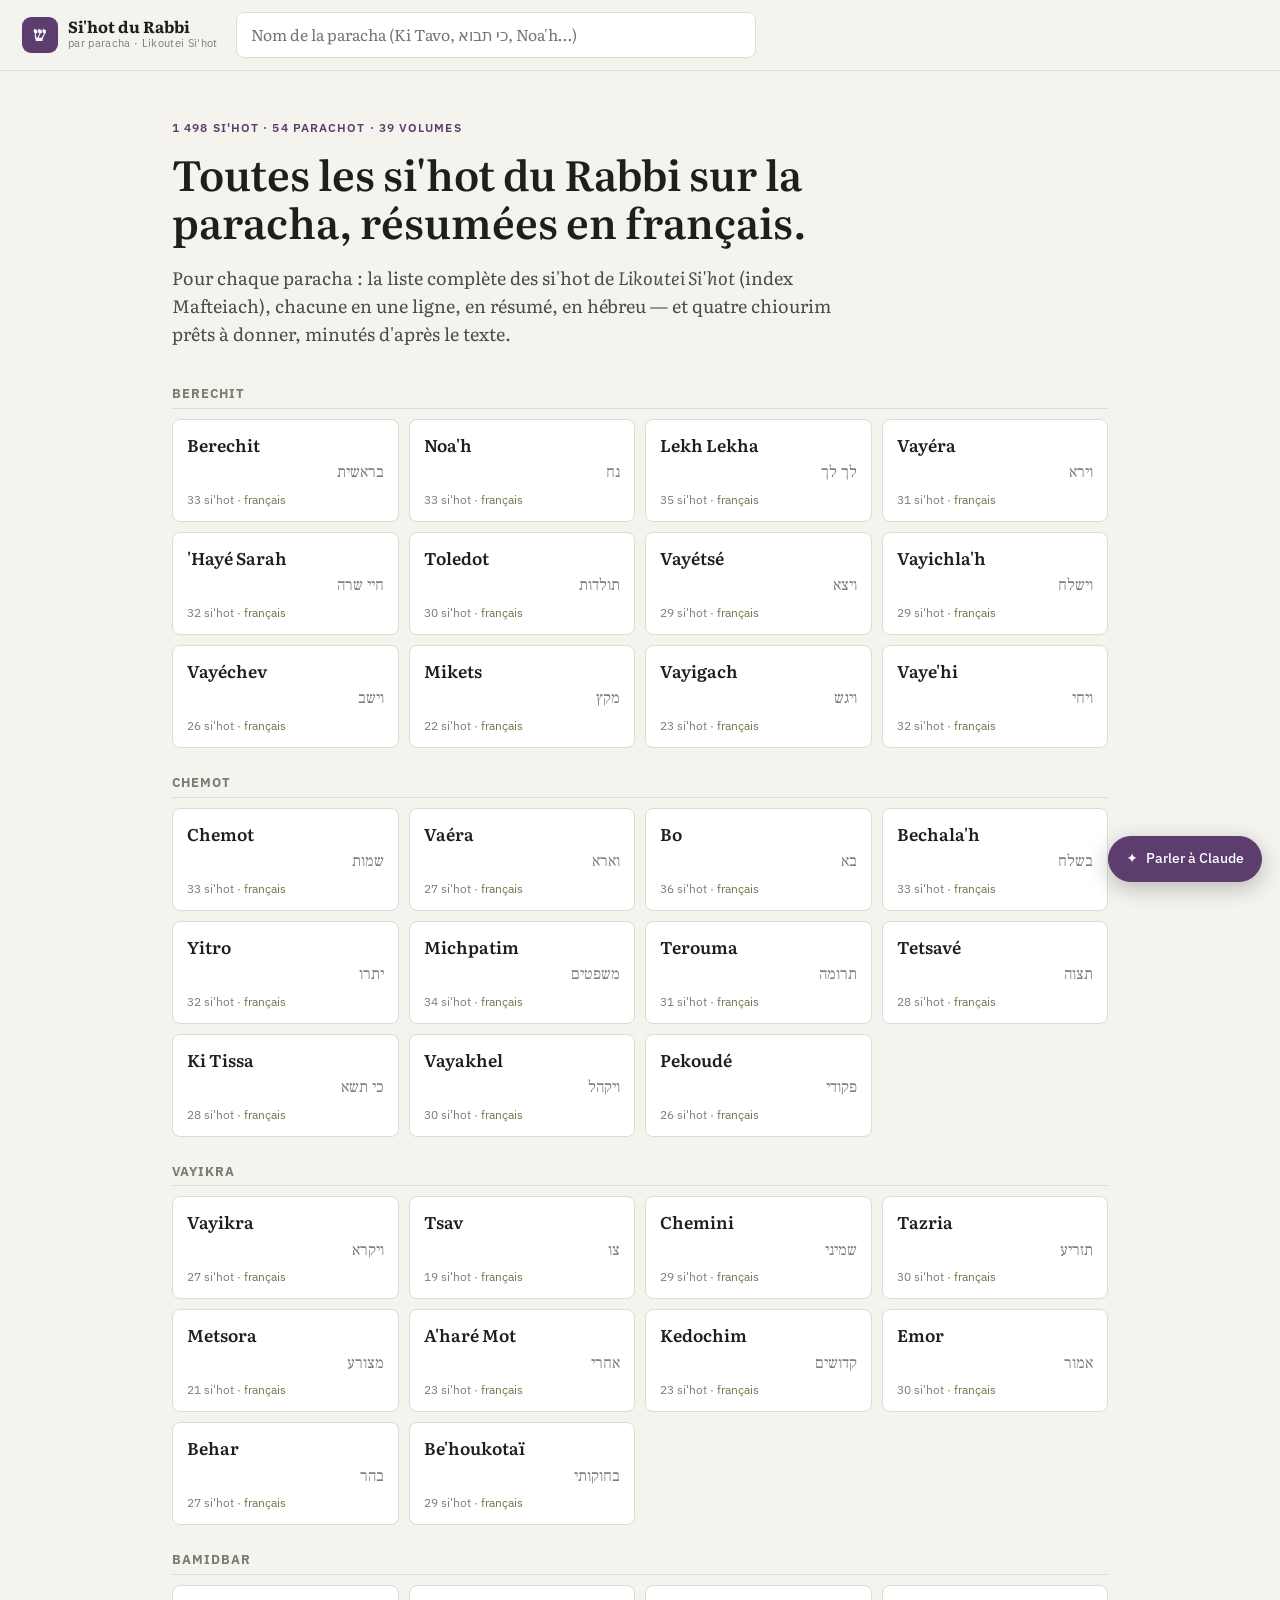
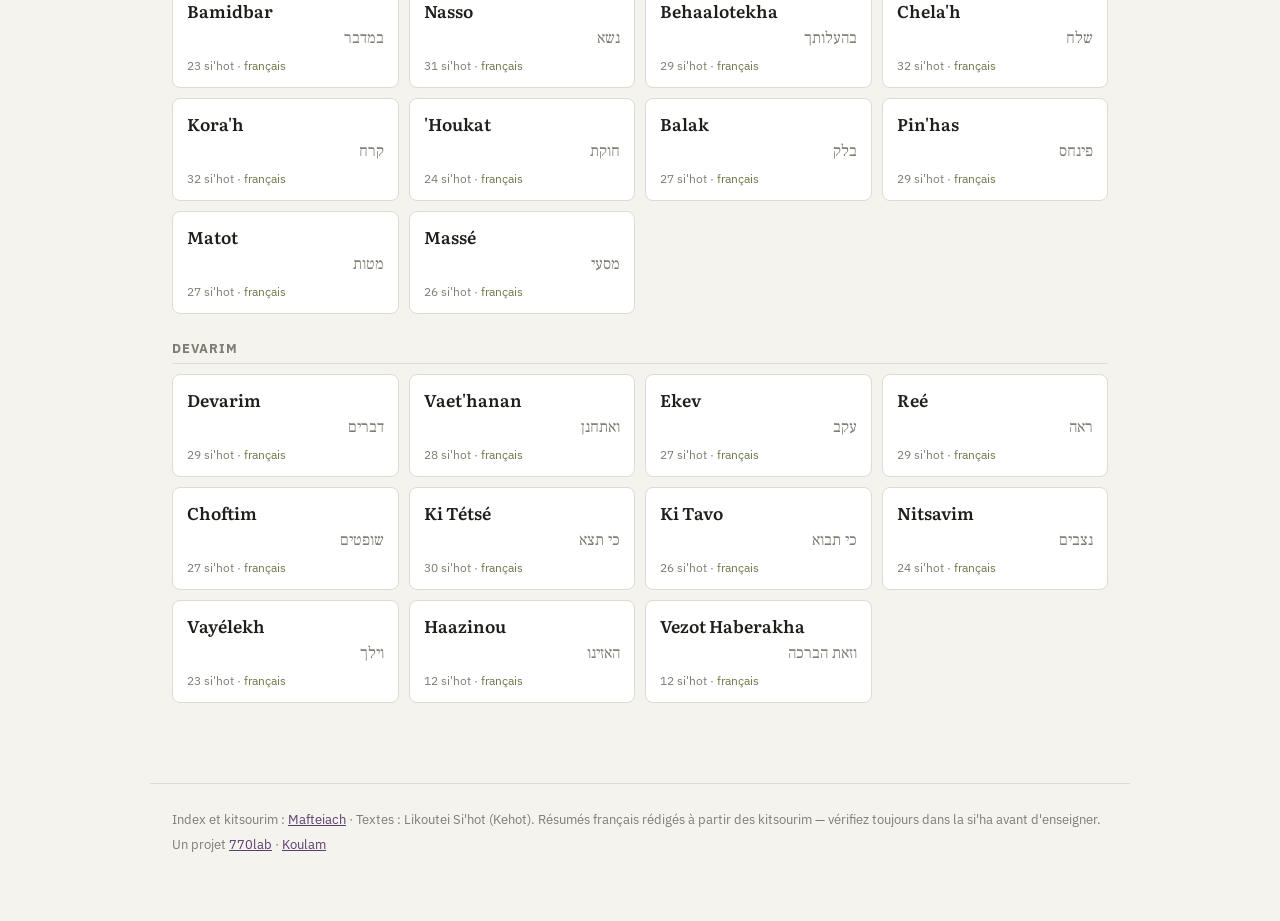
<file: index.html>
<!DOCTYPE html>
<html lang="fr">
<head>
<meta charset="utf-8">
<meta name="viewport" content="width=device-width,initial-scale=1">
<title>Si'hot du Rabbi par paracha — Likoutei Si'hot en français</title>
<meta name="description" content="Toutes les si'hot de Likoutei Si'hot indexées par paracha (source Mafteiach) : résumés en français, kitsour hébreu et chiourim prêts à donner.">
<meta property="og:title" content="Si'hot du Rabbi par paracha">
<meta property="og:description" content="1 498 si'hot de Likoutei Si'hot, résumées en français par paracha, avec quatre chiourim prêts à donner par paracha.">
<link rel="icon" href="data:image/svg+xml,<svg xmlns='http://www.w3.org/2000/svg' viewBox='0 0 100 100'><rect width='100' height='100' rx='18' fill='%235C3D6E'/><text x='50' y='68' font-size='52' text-anchor='middle' fill='white' font-family='serif'>ש</text></svg>">
<link rel="preconnect" href="https://fonts.googleapis.com">
<link rel="stylesheet" href="https://fonts.googleapis.com/css2?family=Literata:ital,opsz,wght@0,7..72,400;0,7..72,600;1,7..72,400&family=Frank+Ruhl+Libre:wght@400;700&family=IBM+Plex+Sans:wght@400;500;600&display=swap">
<link rel="stylesheet" href="style.css?v=81c9f416">
</head>
<body>
<header class="top">
  <a class="brand" href="#"><span class="mark">ש</span><span><b>Si'hot du Rabbi</b><small>par paracha · Likoutei Si'hot</small></span></a>
  <div class="search">
    <input id="q" type="search" placeholder="Nom de la paracha (Ki Tavo, כי תבוא, Noa'h…)" autocomplete="off" spellcheck="false" aria-label="Rechercher une paracha">
    <div id="sugg" class="sugg" hidden></div>
  </div>
  <a id="week" class="week" href="#" hidden></a>
</header>

<main id="app">
  <section id="home">
    <div class="hero">
      <p class="eyebrow">1 498 si'hot · 54 parachot · 39 volumes</p>
      <h1>Toutes les si'hot du Rabbi sur la paracha, résumées en français.</h1>
      <p class="lead">Pour chaque paracha : la liste complète des si'hot de <em>Likoutei Si'hot</em> (index Mafteiach), chacune en une ligne, en résumé, en hébreu — et quatre chiourim prêts à donner, minutés d'après le texte.</p>
    </div>
    <div id="books"></div>
  </section>
  <section id="parsha" hidden></section>
</main>

<footer class="foot">
  <p>Index et kitsourim : <a href="https://www.mafteiach.app/likkutei_sichos/by_parsha" target="_blank" rel="noopener">Mafteiach</a> · Textes : Likoutei Si'hot (Kehot). Résumés français rédigés à partir des kitsourim — vérifiez toujours dans la si'ha avant d'enseigner.</p>
  <p>Un projet <a href="https://770lab.com" target="_blank" rel="noopener">770lab</a> · <a href="https://koulam.app" target="_blank" rel="noopener">Koulam</a></p>
</footer>

<script src="parshiot.js?v=81c9f416"></script>
<script src="chat.js?v=81c9f416"></script>
<script src="app.js?v=81c9f416"></script>
</body>
</html>
</file>
<file: style.css>
:root{
  --bg:#F4F3EE;--paper:#FFFFFF;--ink:#1E1F1A;--ink2:#4B4D44;--mute:#7C7E73;
  --line:#DCDCD2;--accent:#5C3D6E;--accent2:#6B7A4A;--tint:#EEE9F1;--tint2:#ECEFE3;--focus:#B08BC4;
}
@media (prefers-color-scheme:dark){:root{
  --bg:#16171A;--paper:#1F2024;--ink:#ECEBE4;--ink2:#C3C2B8;--mute:#8D8E84;
  --line:#33353A;--accent:#C9A6DB;--accent2:#A9BA7C;--tint:#2A2430;--tint2:#252A20;--focus:#7A5A8C;
}}
*{box-sizing:border-box}
[hidden]{display:none!important}
html{-webkit-text-size-adjust:100%}
body{margin:0;background:var(--bg);color:var(--ink);font-family:"Literata",Georgia,serif;font-size:17px;line-height:1.55}
a{color:var(--accent)}
h1,h2,h3,h4{text-wrap:balance;line-height:1.15;margin:0}
button{font:inherit;color:inherit;background:none;border:0;cursor:pointer}
.he{font-family:"Frank Ruhl Libre",serif;direction:rtl;unicode-bidi:isolate}
.ui{font-family:"IBM Plex Sans",system-ui,sans-serif}
.eyebrow{font-family:"IBM Plex Sans",system-ui,sans-serif;font-size:.76rem;letter-spacing:.09em;text-transform:uppercase;color:var(--accent);font-weight:600}

/* header */
.top{position:sticky;top:0;z-index:20;display:flex;align-items:center;gap:18px;padding:12px 22px;background:color-mix(in srgb,var(--bg) 88%,transparent);backdrop-filter:blur(10px);border-bottom:1px solid var(--line)}
.brand{display:flex;align-items:center;gap:10px;text-decoration:none;color:var(--ink);white-space:nowrap}
.brand .mark{display:grid;place-items:center;width:36px;height:36px;border-radius:9px;background:var(--accent);color:#fff;font-family:"Frank Ruhl Libre",serif;font-size:1.3rem;font-weight:700}
.brand b{display:block;font-size:1rem;line-height:1.1}
.brand small{display:block;font-family:"IBM Plex Sans",system-ui,sans-serif;font-size:.7rem;color:var(--mute);letter-spacing:.03em}
.search{position:relative;flex:1;max-width:520px}
.search input{width:100%;padding:10px 14px;border:1px solid var(--line);border-radius:8px;background:var(--paper);color:var(--ink);font:inherit;font-size:.98rem}
.search input:focus{outline:2px solid var(--focus);outline-offset:1px}
.sugg{position:absolute;top:calc(100% + 6px);left:0;right:0;background:var(--paper);border:1px solid var(--line);border-radius:8px;box-shadow:0 10px 30px rgba(0,0,0,.12);overflow:hidden}
.sugg button{display:flex;justify-content:space-between;width:100%;padding:9px 14px;text-align:left;border-bottom:1px solid var(--line)}
.sugg button:last-child{border-bottom:0}
.sugg button:hover,.sugg button.on{background:var(--tint)}
.sugg .he{color:var(--mute)}
.week{margin-left:auto;font-family:"IBM Plex Sans",system-ui,sans-serif;font-size:.82rem;text-decoration:none;padding:7px 12px;border-radius:999px;background:var(--tint);color:var(--accent);white-space:nowrap}
.week b{font-weight:600}

main{max-width:980px;margin:0 auto;padding:36px 22px 80px}

/* home */
.hero{max-width:66ch;margin-bottom:40px}
.hero h1{font-size:clamp(1.8rem,4vw,2.6rem);font-weight:600;margin:10px 0 14px}
.lead{font-size:1.12rem;color:var(--ink2)}
.book{margin-top:28px}
.book h2{font-family:"IBM Plex Sans",system-ui,sans-serif;font-size:.8rem;letter-spacing:.08em;text-transform:uppercase;color:var(--mute);margin-bottom:10px;padding-bottom:6px;border-bottom:1px solid var(--line)}
.grid{display:grid;grid-template-columns:repeat(auto-fill,minmax(180px,1fr));gap:10px}
.chip{display:flex;flex-direction:column;gap:2px;padding:12px 14px;background:var(--paper);border:1px solid var(--line);border-radius:8px;text-decoration:none;color:var(--ink);transition:border-color .15s,transform .15s}
.chip:hover{border-color:var(--accent);transform:translateY(-1px)}
.chip.now{border-color:var(--accent);background:var(--tint)}
.chip b{font-weight:600}
.chip .he{color:var(--mute);font-size:1rem}
.chip small{font-family:"IBM Plex Sans",system-ui,sans-serif;font-size:.72rem;color:var(--mute);margin-top:4px}
.chip .fr-ok{color:var(--accent2)}

/* parsha */
.phead{display:flex;flex-wrap:wrap;align-items:flex-end;justify-content:space-between;gap:14px;margin-bottom:14px}
.phead h1{font-size:clamp(1.9rem,4.5vw,2.8rem);font-weight:600}
.phead .he{font-size:1.6rem;color:var(--mute);margin-left:10px;font-weight:400}
.nav{display:flex;gap:10px;font-family:"IBM Plex Sans",system-ui,sans-serif;font-size:.82rem}
.nav a{text-decoration:none;padding:6px 10px;border:1px solid var(--line);border-radius:6px;color:var(--ink2);background:var(--paper)}
.intro{max-width:66ch;color:var(--ink2);font-size:1.08rem;margin:0 0 18px}
.stats{display:flex;flex-wrap:wrap;gap:10px;margin:0 0 22px}
.stat{background:var(--paper);border:1px solid var(--line);border-radius:6px;padding:10px 14px;min-width:120px}
.stat b{display:block;font-size:1.6rem;font-weight:600;line-height:1;font-variant-numeric:tabular-nums}
.stat span{font-family:"IBM Plex Sans",system-ui,sans-serif;font-size:.74rem;color:var(--mute)}
.pending{background:var(--tint2);border-left:3px solid var(--accent2);padding:10px 14px;font-size:.92rem;color:var(--ink2);margin-bottom:18px}

.tabs{position:sticky;top:61px;z-index:10;display:flex;gap:6px;flex-wrap:wrap;padding:10px 0;background:var(--bg);border-bottom:1px solid var(--line);margin-bottom:6px;font-family:"IBM Plex Sans",system-ui,sans-serif;font-size:.85rem}
.tabs button{padding:7px 13px;border-radius:999px;border:1px solid var(--line);background:var(--paper);color:var(--ink2)}
.tabs button:disabled{opacity:.45;cursor:not-allowed}
.tabs button.on{background:var(--accent);border-color:var(--accent);color:#fff}
.tabs .sp{flex:1}
.tabs label{display:flex;align-items:center;gap:6px;color:var(--mute);font-size:.8rem}

.threads{background:var(--paper);border:1px solid var(--line);border-radius:8px;padding:16px 20px;margin:14px 0 20px}
.threads h3{font-family:"IBM Plex Sans",system-ui,sans-serif;font-size:.78rem;letter-spacing:.08em;text-transform:uppercase;color:var(--mute);margin-bottom:8px}
.threads ul{margin:0;padding-left:18px}
.threads li{margin:4px 0}

.vol{margin-top:26px}
.vol h3{font-family:"IBM Plex Sans",system-ui,sans-serif;font-size:.8rem;letter-spacing:.06em;text-transform:uppercase;color:var(--mute);margin-bottom:8px}
.s{display:grid;grid-template-columns:160px 1fr;gap:18px;padding:16px 0;border-top:1px solid var(--line)}
.vol .s:last-child{border-bottom:1px solid var(--line)}
.s.hoss{opacity:.85}
.ref{font-family:"IBM Plex Sans",system-ui,sans-serif;font-size:.8rem;color:var(--ink2);line-height:1.4}
.ref b{display:block;color:var(--ink);font-size:.92rem}
.ref .he{display:block;font-size:.98rem;color:var(--mute);margin-top:3px;text-align:left;direction:rtl}
.tag{display:inline-block;margin-top:6px;font-size:.68rem;letter-spacing:.06em;text-transform:uppercase;padding:2px 7px;border-radius:3px;background:var(--tint);color:var(--accent)}
.tag.h{background:var(--tint2);color:var(--accent2)}
.body p{margin:0;white-space:pre-line}
.body p+p{margin-top:8px}
.verse{font-family:"Frank Ruhl Libre",serif;direction:rtl;text-align:right;color:var(--accent);font-size:1.1rem;margin-bottom:6px!important}
.lesson{margin-top:8px!important;font-style:italic;color:var(--ink2)}
.kz{font-family:"Frank Ruhl Libre",serif;direction:rtl;text-align:right;font-size:1.08rem;line-height:1.7;white-space:pre-line}
.links{display:flex;flex-wrap:wrap;gap:8px;margin-top:10px;font-family:"IBM Plex Sans",system-ui,sans-serif;font-size:.76rem}
.links a{text-decoration:none;padding:4px 9px;border:1px solid var(--line);border-radius:5px;color:var(--ink2);background:var(--paper)}
.links a:hover{border-color:var(--accent);color:var(--accent)}
.line{font-size:1.02rem}

/* chiourim — les quatre s'affichent à la suite, comme un livret */
.cjump{display:flex;flex-wrap:wrap;align-items:baseline;gap:8px 12px;margin:16px 0 20px;padding-bottom:12px;border-bottom:1px solid var(--line);font-family:"IBM Plex Sans",system-ui,sans-serif;font-size:.85rem}
.cjump span{color:var(--mute)}
.cjump a{color:var(--accent);text-decoration:none;border-bottom:1px solid transparent}
.cjump a em{font-style:normal;color:var(--mute);font-size:.9em}
.cjump a:hover,.cjump a:focus-visible{border-bottom-color:var(--accent)}
.cnum{font-family:"IBM Plex Sans",system-ui,sans-serif;font-size:.72rem;letter-spacing:.09em;text-transform:uppercase;color:var(--accent);font-weight:600;margin:0 0 6px!important}
.cours{background:var(--paper);border:1px solid var(--line);border-radius:8px;padding:26px 30px;margin-bottom:22px;scroll-margin-top:120px}
.cours h2{font-size:1.5rem;font-weight:600;margin-bottom:6px}
.cours .angle{color:var(--ink2);margin:0 0 10px;max-width:66ch}
.cours .refs{font-family:"IBM Plex Sans",system-ui,sans-serif;font-size:.78rem;color:var(--mute);margin-bottom:8px}
.cours .t{display:grid;grid-template-columns:64px 1fr;gap:16px;padding:14px 0;border-top:1px solid var(--line)}
.cours .min{font-family:"IBM Plex Sans",system-ui,sans-serif;font-size:.8rem;color:var(--accent);font-weight:600;font-variant-numeric:tabular-nums;padding-top:4px}
.cours h4{margin:0 0 6px;font-size:1.05rem;font-weight:600}
.cours p{margin:0 0 6px;max-width:66ch;white-space:pre-line}
.cours .src{font-family:"IBM Plex Sans",system-ui,sans-serif;font-size:.76rem;color:var(--mute)}
.actions{display:flex;gap:8px;margin-top:14px;font-family:"IBM Plex Sans",system-ui,sans-serif;font-size:.82rem}
.actions button{padding:7px 12px;border:1px solid var(--line);border-radius:6px;background:var(--paper);color:var(--ink2)}
.actions button:hover{border-color:var(--accent);color:var(--accent)}

.foot{max-width:980px;margin:0 auto;padding:20px 22px 60px;border-top:1px solid var(--line);font-family:"IBM Plex Sans",system-ui,sans-serif;font-size:.8rem;color:var(--mute)}
.foot p{margin:6px 0}
.empty{padding:40px 0;color:var(--mute);text-align:center}

@media(max-width:700px){
  .top{flex-wrap:wrap;gap:10px}.search{max-width:none;flex-basis:100%;order:3}.week{margin-left:auto}
  .s{grid-template-columns:1fr;gap:8px}.cours .t{grid-template-columns:1fr;gap:4px}.cours{padding:18px}
  .tabs{top:104px}
}
@media print{.top,.tabs,.actions,.foot,.cjump,.nav{display:none!important}body{background:#fff;color:#000}.cours{border:0;padding:0}}
@media (prefers-reduced-motion:reduce){*{transition:none!important}}


/* fenêtre de conversation */
.chat-fab{position:fixed;right:18px;bottom:18px;z-index:40;display:flex;align-items:center;gap:8px;padding:11px 17px;border-radius:999px;border:1px solid var(--accent);background:var(--accent);color:#fff;font-family:"IBM Plex Sans",system-ui,sans-serif;font-size:.87rem;font-weight:500;box-shadow:0 6px 22px rgba(0,0,0,.24)}
.chat-fab:hover{filter:brightness(1.08)}
.chat{position:fixed;right:18px;bottom:18px;z-index:41;display:flex;flex-direction:column;width:min(420px,calc(100vw - 36px));height:min(620px,calc(100vh - 96px));background:var(--paper);border:1px solid var(--line);border-radius:14px;box-shadow:0 16px 50px rgba(0,0,0,.3);overflow:hidden;font-family:"IBM Plex Sans",system-ui,sans-serif;font-size:.9rem}
.chat-head{display:flex;justify-content:space-between;align-items:center;gap:10px;padding:12px 14px;border-bottom:1px solid var(--line);background:var(--bg)}
.chat-head b{display:block;font-size:.98rem}
.chat-head small{display:block;color:var(--mute);font-size:.74rem;margin-top:1px}
.chat-head-x{display:flex;align-items:center;gap:6px}
.chat-clear{color:var(--mute);font-size:.76rem;padding:4px 8px;border-radius:6px}
.chat-clear:hover{color:var(--accent);background:var(--tint)}
.chat-x{font-size:1.4rem;line-height:1;color:var(--mute);padding:0 5px}
.chat-x:hover{color:var(--ink)}
.chat-log{flex:1;overflow-y:auto;padding:14px;display:flex;flex-direction:column;gap:12px}
.chat-m{max-width:88%;line-height:1.55}
.chat-m p{margin:0 0 7px}
.chat-m p:last-child{margin-bottom:0}
.chat-m ul{margin:5px 0;padding-left:19px}
.chat-m li{margin:3px 0}
.chat-m.user{align-self:flex-end;background:var(--accent);color:#fff;padding:9px 13px;border-radius:14px 14px 3px 14px}
.chat-m.assistant{align-self:flex-start;color:var(--ink)}
.chat-m.pending{display:flex;gap:5px;padding:9px 2px}
.chat-m .dot{width:6px;height:6px;border-radius:50%;background:var(--mute);animation:blink 1.3s infinite}
.chat-m .dot:nth-child(2){animation-delay:.18s}.chat-m .dot:nth-child(3){animation-delay:.36s}
@keyframes blink{0%,60%,100%{opacity:.28}30%{opacity:1}}
.chat-empty{color:var(--ink2);font-size:.88rem}
.chat-empty p{margin:0 0 12px;line-height:1.5}
.chat-sugg{display:flex;flex-direction:column;gap:6px;align-items:flex-start}
.chat-sugg button{text-align:left;padding:8px 11px;border:1px solid var(--line);border-radius:9px;background:var(--bg);color:var(--ink2);font-size:.83rem;line-height:1.35}
.chat-sugg button:hover{border-color:var(--accent);color:var(--accent)}
.chat-form{display:flex;gap:8px;align-items:flex-end;padding:11px 12px;border-top:1px solid var(--line);background:var(--bg)}
.chat-form textarea{flex:1;resize:none;max-height:150px;padding:9px 12px;border:1px solid var(--line);border-radius:10px;background:var(--paper);color:var(--ink);font:inherit;line-height:1.45}
.chat-form textarea:focus{outline:2px solid var(--focus);outline-offset:1px}
.chat-send{width:36px;height:36px;flex:none;border-radius:50%;background:var(--accent);color:#fff;font-size:1.05rem;line-height:1}
.chat-send:hover{filter:brightness(1.08)}
.chat-foot{margin:0;padding:0 13px 9px;color:var(--mute);font-size:.72rem;background:var(--bg)}
.chat-foot:empty{display:none}
/* repli sans serveur */
.chat-body{padding:14px;overflow-y:auto}
.chat-ctx{margin:0 0 11px;padding:7px 10px;background:var(--tint);border-radius:6px;color:var(--ink2);font-size:.78rem}
.chat-l{display:block;margin-bottom:5px;color:var(--ink2);font-size:.8rem}
.chat-body textarea{width:100%;padding:9px 11px;border:1px solid var(--line);border-radius:8px;background:var(--bg);color:var(--ink);font:inherit;resize:vertical}
.chat-body textarea:focus{outline:2px solid var(--focus);outline-offset:1px}
.chat-go{display:flex;flex-wrap:wrap;gap:7px;margin-top:11px}
.chat-go button{padding:8px 13px;border:1px solid var(--line);border-radius:8px;background:var(--bg);color:var(--ink2);font-size:.83rem}
.chat-go button:hover{border-color:var(--accent);color:var(--accent)}
.chat-primary{background:var(--accent)!important;border-color:var(--accent)!important;color:#fff!important}
.chat-note{margin:11px 0 0;color:var(--mute);font-size:.75rem;line-height:1.45}
.links .ask-i{border-style:dashed}
@media(max-width:520px){.chat{right:0;bottom:0;width:100vw;height:100dvh;border-radius:0;border:0}}
@media print{.chat-fab,.chat,.ask-i{display:none!important}}
@media (prefers-reduced-motion:reduce){.chat-m .dot{animation:none;opacity:.6}}
</file>
